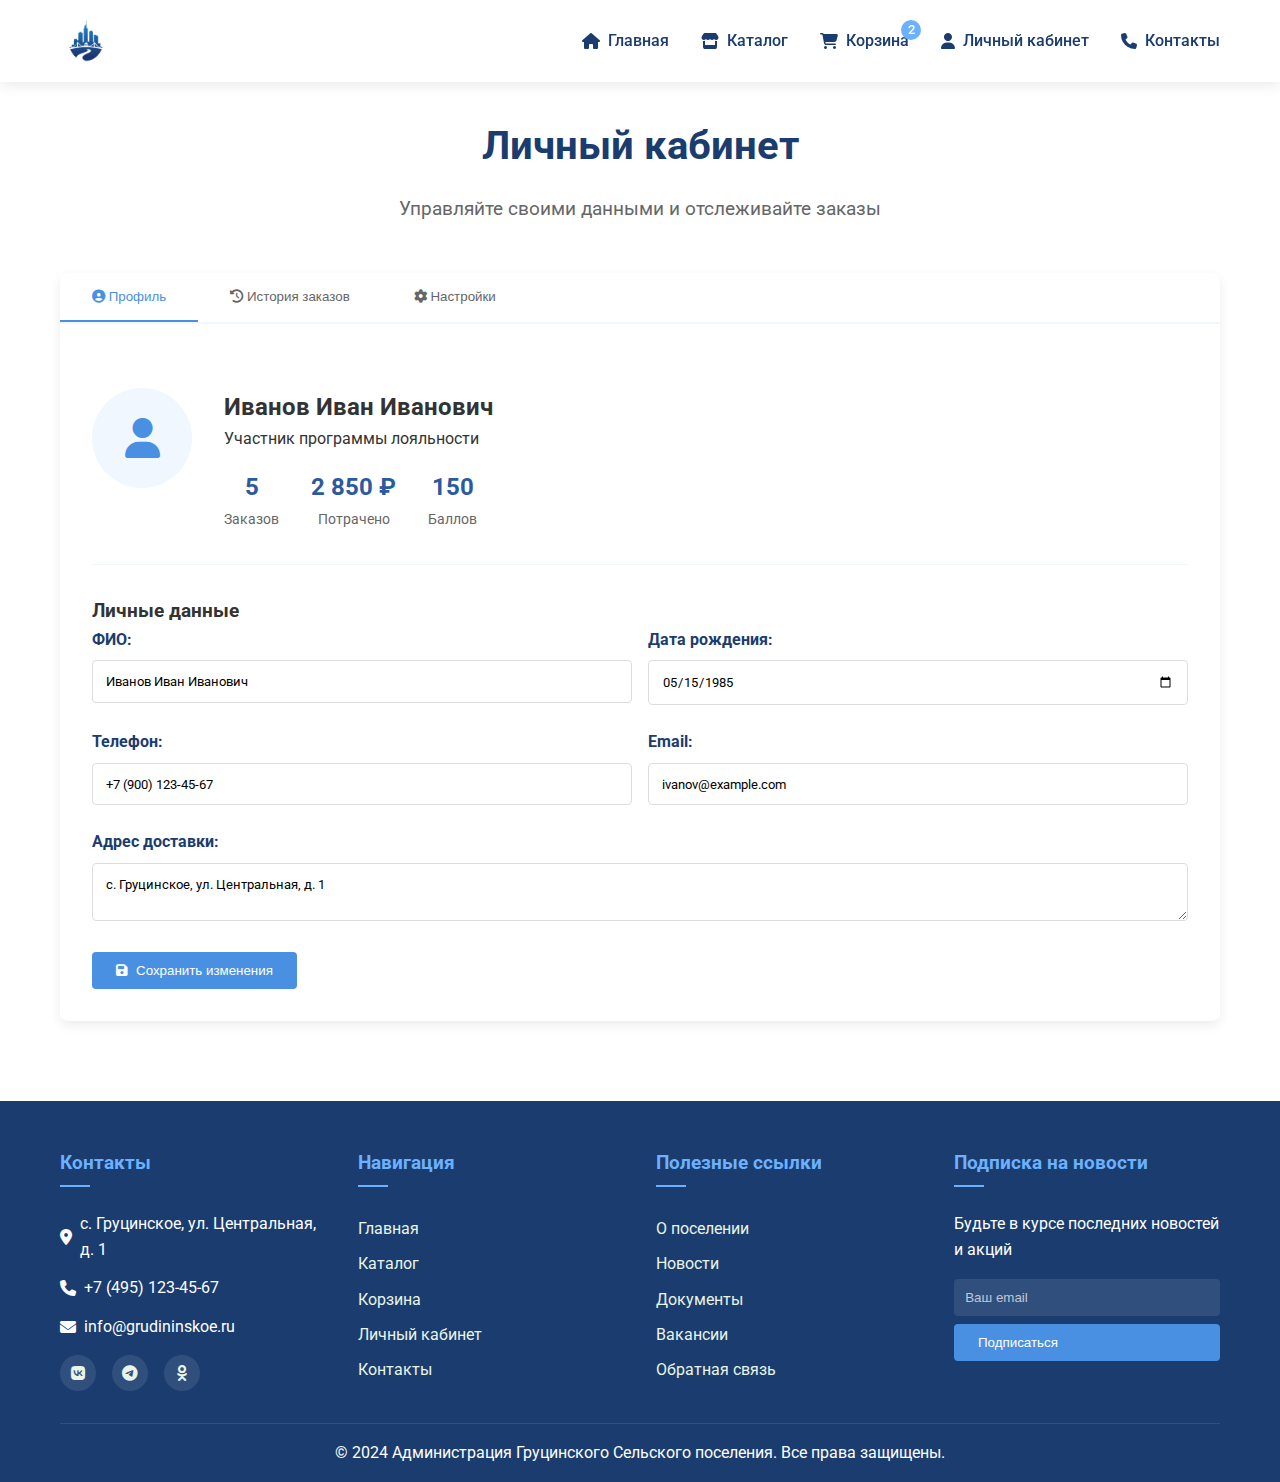
<file: account.html>
<!DOCTYPE html>
<html lang="ru">
<head>
    <meta charset="UTF-8">
    <meta name="viewport" content="width=device-width, initial-scale=1.0">
    <title>Личный кабинет - Администрация Груцинского Сельского поселения</title>
    <link rel="stylesheet" href="style.css">
    <link href="https://fonts.googleapis.com/css2?family=Roboto:wght@300;400;500;700&display=swap" rel="stylesheet">
    <link rel="stylesheet" href="https://cdnjs.cloudflare.com/ajax/libs/font-awesome/6.4.0/css/all.min.css">
    <style>
        /* Стили для таблицы */
        .orders-table {
            width: 100%;
            border-collapse: collapse;
            margin: 1.5rem 0;
            background: var(--white);
            border-radius: var(--radius);
            overflow: hidden;
            box-shadow: var(--shadow);
        }
        
        .orders-table th,
        .orders-table td {
            padding: 1rem;
            text-align: left;
            border-bottom: 1px solid var(--light-color);
        }
        
        .orders-table th {
            background: var(--light-color);
            font-weight: 600;
            color: var(--dark-color);
        }
        
        .orders-table tr:last-child td {
            border-bottom: none;
        }
        
        .orders-table tr:hover {
            background: rgba(74, 144, 226, 0.05);
        }
        
        .order-status-badge {
            padding: 0.3rem 0.8rem;
            border-radius: 20px;
            font-size: 0.8rem;
            font-weight: bold;
            display: inline-block;
        }
        
        .status-completed {
            background: #e8f5e8;
            color: #2d5016;
        }
        
        .status-processing {
            background: #fff3cd;
            color: #856404;
        }
        
        .status-cancelled {
            background: #f8d7da;
            color: #721c24;
        }
        
        .table-actions {
            display: flex;
            gap: 0.5rem;
        }
        
        .table-responsive {
            overflow-x: auto;
        }
        
        @media (max-width: 768px) {
            .orders-table {
                font-size: 0.9rem;
            }
            
            .orders-table th,
            .orders-table td {
                padding: 0.7rem 0.5rem;
            }
            
            .table-actions {
                flex-direction: column;
            }
        }
    </style>
</head>
<body>
    <header class="header">
        <div class="container">
            <div class="header-content">
                <div class="logo">
                    <a href="index.html">
                        <img src="img/Лого.png" alt="Груцинское Сельское поселение" class="logo-image">
                    </a>
                </div>
                <nav class="main-nav">
                    <ul>
                        <li><a href="index.html"><i class="fas fa-home"></i> Главная</a></li>
                        <li><a href="catalog.html"><i class="fas fa-store"></i> Каталог</a></li>
                        <li><a href="cart.html"><i class="fas fa-shopping-cart"></i> Корзина <span class="cart-count">2</span></a></li>
                        <li><a href="account.html"><i class="fas fa-user"></i> Личный кабинет</a></li>
                        <li><a href="contacts.html"><i class="fas fa-phone"></i> Контакты</a></li>
                    </ul>
                </nav>
                <div class="mobile-menu-toggle">
                    <i class="fas fa-bars"></i>
                </div>
            </div>
        </div>
    </header>

    <main class="main-content">
        <div class="container">
            <div class="page-header">
                <h1 class="page-title">Личный кабинет</h1>
                <p class="page-subtitle">Управляйте своими данными и отслеживайте заказы</p>
            </div>
            
            <div class="account-container">
                <div class="tabs">
                    <button class="tab active" data-tab="profile">
                        <i class="fas fa-user-circle"></i> Профиль
                    </button>
                    <button class="tab" data-tab="orders">
                        <i class="fas fa-history"></i> История заказов
                    </button>
                    <button class="tab" data-tab="settings">
                        <i class="fas fa-cog"></i> Настройки
                    </button>
                </div>
                
                <div class="tab-content active" id="profile">
                    <div class="profile-card">
                        <div class="profile-header">
                            <div class="profile-avatar">
                                <i class="fas fa-user"></i>
                            </div>
                            <div class="profile-info">
                                <h2>Иванов Иван Иванович</h2>
                                <p>Участник программы лояльности</p>
                                <div class="profile-stats">
                                    <div class="stat">
                                        <span class="stat-value">5</span>
                                        <span class="stat-label">Заказов</span>
                                    </div>
                                    <div class="stat">
                                        <span class="stat-value">2 850 ₽</span>
                                        <span class="stat-label">Потрачено</span>
                                    </div>
                                    <div class="stat">
                                        <span class="stat-value">150</span>
                                        <span class="stat-label">Баллов</span>
                                    </div>
                                </div>
                            </div>
                        </div>
                        
                        <div class="profile-form">
                            <h3>Личные данные</h3>
                            <form>
                                <div class="form-row">
                                    <div class="form-group">
                                        <label for="fullname">ФИО:</label>
                                        <input type="text" id="fullname" value="Иванов Иван Иванович">
                                    </div>
                                    
                                    <div class="form-group">
                                        <label for="birthdate">Дата рождения:</label>
                                        <input type="date" id="birthdate" value="1985-05-15">
                                    </div>
                                </div>
                                
                                <div class="form-row">
                                    <div class="form-group">
                                        <label for="user-phone">Телефон:</label>
                                        <input type="tel" id="user-phone" value="+7 (900) 123-45-67">
                                    </div>
                                    
                                    <div class="form-group">
                                        <label for="user-email">Email:</label>
                                        <input type="email" id="user-email" value="ivanov@example.com">
                                    </div>
                                </div>
                                
                                <div class="form-group">
                                    <label for="address">Адрес доставки:</label>
                                    <textarea id="address" rows="2">с. Груцинское, ул. Центральная, д. 1</textarea>
                                </div>
                                
                                <button type="submit" class="btn btn-primary">
                                    <i class="fas fa-save"></i> Сохранить изменения
                                </button>
                            </form>
                        </div>
                    </div>
                </div>
                
                <div class="tab-content" id="orders">
                    <div class="orders-card">
                        <h2>История заказов</h2>
                        <div class="orders-filter">
                            <button class="filter-btn active">Все заказы</button>
                            <button class="filter-btn">Выполненные</button>
                            <button class="filter-btn">В обработке</button>
                        </div>
                        
                        <!-- Таблица с заказами -->
                        <div class="table-responsive">
                            <table class="orders-table">
                                <thead>
                                    <tr>
                                        <th>№ Заказа</th>
                                        <th>Дата</th>
                                        <th>Товары</th>
                                        <th>Сумма</th>
                                        <th>Статус</th>
                                        <th>Действия</th>
                                    </tr>
                                </thead>
                                <tbody>
                                    <tr>
                                        <td>#001</td>
                                        <td>15.12.2024</td>
                                        <td>Кружка с гербом (1 шт.), Оформление справки (1 шт.)</td>
                                        <td>650 ₽</td>
                                        <td><span class="order-status-badge status-completed">Выполнен</span></td>
                                        <td>
                                            <div class="table-actions">
                                                <button class="btn btn-secondary btn-sm">
                                                    <i class="fas fa-redo"></i>
                                                </button>
                                                <button class="btn btn-secondary btn-sm">
                                                    <i class="fas fa-file-invoice"></i>
                                                </button>
                                            </div>
                                        </td>
                                    </tr>
                                    <tr>
                                        <td>#002</td>
                                        <td>10.12.2024</td>
                                        <td>Футболка детская (1 шт.)</td>
                                        <td>800 ₽</td>
                                        <td><span class="order-status-badge status-processing">В обработке</span></td>
                                        <td>
                                            <div class="table-actions">
                                                <button class="btn btn-secondary btn-sm">
                                                    <i class="fas fa-times"></i>
                                                </button>
                                                <button class="btn btn-secondary btn-sm">
                                                    <i class="fas fa-comment"></i>
                                                </button>
                                            </div>
                                        </td>
                                    </tr>
                                    <tr>
                                        <td>#003</td>
                                        <td>05.12.2024</td>
                                        <td>Брелок (2 шт.), Консультация юридическая (1 шт.)</td>
                                        <td>1 400 ₽</td>
                                        <td><span class="order-status-badge status-completed">Выполнен</span></td>
                                        <td>
                                            <div class="table-actions">
                                                <button class="btn btn-secondary btn-sm">
                                                    <i class="fas fa-redo"></i>
                                                </button>
                                                <button class="btn btn-secondary btn-sm">
                                                    <i class="fas fa-file-invoice"></i>
                                                </button>
                                            </div>
                                        </td>
                                    </tr>
                                    <tr>
                                        <td>#004</td>
                                        <td>28.11.2024</td>
                                        <td>Папка для документов (1 шт.), Ксерокопия (5 стр.)</td>
                                        <td>400 ₽</td>
                                        <td><span class="order-status-badge status-cancelled">Отменен</span></td>
                                        <td>
                                            <div class="table-actions">
                                                <button class="btn btn-secondary btn-sm">
                                                    <i class="fas fa-redo"></i>
                                                </button>
                                                <button class="btn btn-secondary btn-sm">
                                                    <i class="fas fa-info-circle"></i>
                                                </button>
                                            </div>
                                        </td>
                                    </tr>
                                </tbody>
                            </table>
                        </div>
                        
                        <!-- Старые карточки заказов (оставлены для обратной совместимости) -->
                        <div class="order-item">
                            <div class="order-header">
                                <div class="order-info">
                                    <h3>Заказ №001 от 15.12.2024</h3>
                                    <p class="order-status completed">Выполнен</p>
                                </div>
                                <div class="order-total">650 ₽</div>
                            </div>
                            <div class="order-details">
                                <p><strong>Состав заказа:</strong> Кружка с гербом (1 шт.), Оформление справки (1 шт.)</p>
                                <p><strong>Адрес доставки:</strong> с. Груцинское, ул. Центральная, д. 1</p>
                                <p><strong>Способ оплаты:</strong> Наличными при получении</p>
                            </div>
                            <div class="order-actions">
                                <button class="btn btn-secondary">
                                    <i class="fas fa-redo"></i> Повторить заказ
                                </button>
                                <button class="btn btn-secondary">
                                    <i class="fas fa-file-invoice"></i> Детали заказа
                                </button>
                            </div>
                        </div>
                    </div>
                </div>

                <div class="tab-content" id="settings">
                    <div class="settings-card">
                        <h2>Настройки аккаунта</h2>
                        
                        <div class="settings-section">
                            <h3>Уведомления</h3>
                            <div class="setting-item">
                                <label class="checkbox-label">
                                    <input type="checkbox" checked>
                                    <span class="checkmark"></span>
                                    Email-уведомления о статусе заказов
                                </label>
                            </div>
                            <div class="setting-item">
                                <label class="checkbox-label">
                                    <input type="checkbox" checked>
                                    <span class="checkmark"></span>
                                    СМС-уведомления о доставке
                                </label>
                            </div>
                            <div class="setting-item">
                                <label class="checkbox-label">
                                    <input type="checkbox">
                                    <span class="checkmark"></span>
                                    Рассылка новостей и акций
                                </label>
                            </div>
                        </div>

                        <div class="settings-section">
                            <h3>Безопасность</h3>
                            <div class="setting-item">
                                <button class="btn btn-secondary">
                                    <i class="fas fa-key"></i> Сменить пароль
                                </button>
                            </div>
                            <div class="setting-item">
                                <button class="btn btn-secondary">
                                    <i class="fas fa-shield-alt"></i> Двухфакторная аутентификация
                                </button>
                            </div>
                        </div>

                        <div class="settings-section">
                            <h3>Удаление аккаунта</h3>
                            <p class="warning-text">Внимание: это действие необратимо. Все ваши данные будут удалены.</p>
                            <button class="btn btn-danger">
                                <i class="fas fa-trash"></i> Удалить аккаунт
                            </button>
                        </div>
                    </div>
                </div>
            </div>
        </div>
    </main>

    <footer class="footer">
        <div class="container">
            <div class="footer-content">
                <div class="footer-section">
                    <h3>Контакты</h3>
                    <p><i class="fas fa-map-marker-alt"></i> с. Груцинское, ул. Центральная, д. 1</p>
                    <p><i class="fas fa-phone"></i> +7 (495) 123-45-67</p>
                    <p><i class="fas fa-envelope"></i> info@grudininskoe.ru</p>
                    <div class="social-links">
                        <a href="#"><i class="fab fa-vk"></i></a>
                        <a href="#"><i class="fab fa-telegram"></i></a>
                        <a href="#"><i class="fab fa-odnoklassniki"></i></a>
                    </div>
                </div>
                
                <div class="footer-section">
                    <h3>Навигация</h3>
                    <ul>
                        <li><a href="index.html">Главная</a></li>
                        <li><a href="catalog.html">Каталог</a></li>
                        <li><a href="cart.html">Корзина</a></li>
                        <li><a href="account.html">Личный кабинет</a></li>
                        <li><a href="contacts.html">Контакты</a></li>
                    </ul>
                </div>

                <div class="footer-section">
                    <h3>Полезные ссылки</h3>
                    <ul>
                        <li><a href="#">О поселении</a></li>
                        <li><a href="#">Новости</a></li>
                        <li><a href="#">Документы</a></li>
                        <li><a href="#">Вакансии</a></li>
                        <li><a href="#">Обратная связь</a></li>
                    </ul>
                </div>

                <div class="footer-section">
                    <h3>Подписка на новости</h3>
                    <p>Будьте в курсе последних новостей и акций</p>
                    <form class="subscribe-form">
                        <input type="email" placeholder="Ваш email" required>
                        <button type="submit" class="btn btn-primary">Подписаться</button>
                    </form>
                </div>
            </div>
            
            <div class="footer-bottom">
                <p>&copy; 2024 Администрация Груцинского Сельского поселения. Все права защищены.</p>
            </div>
        </div>
    </footer>

    <script src="script.js"></script>
</body>
</html>
</file>
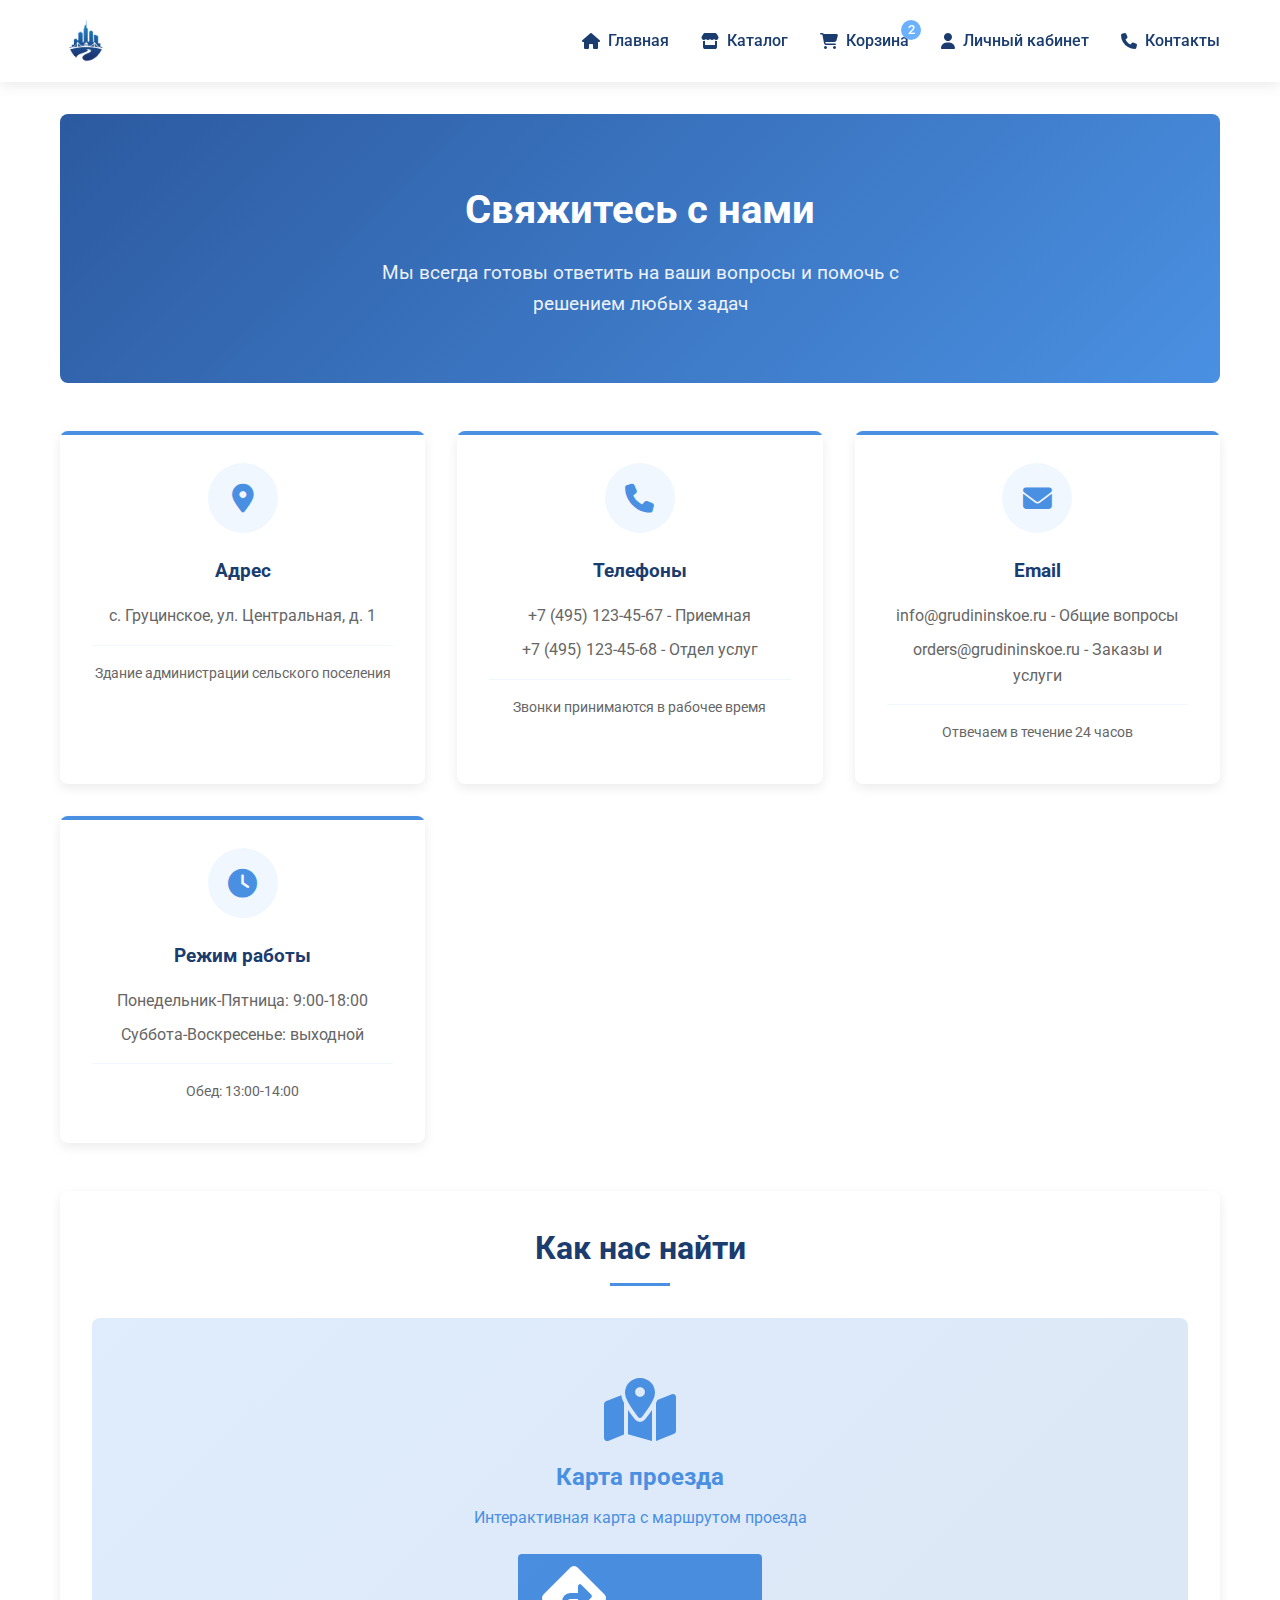
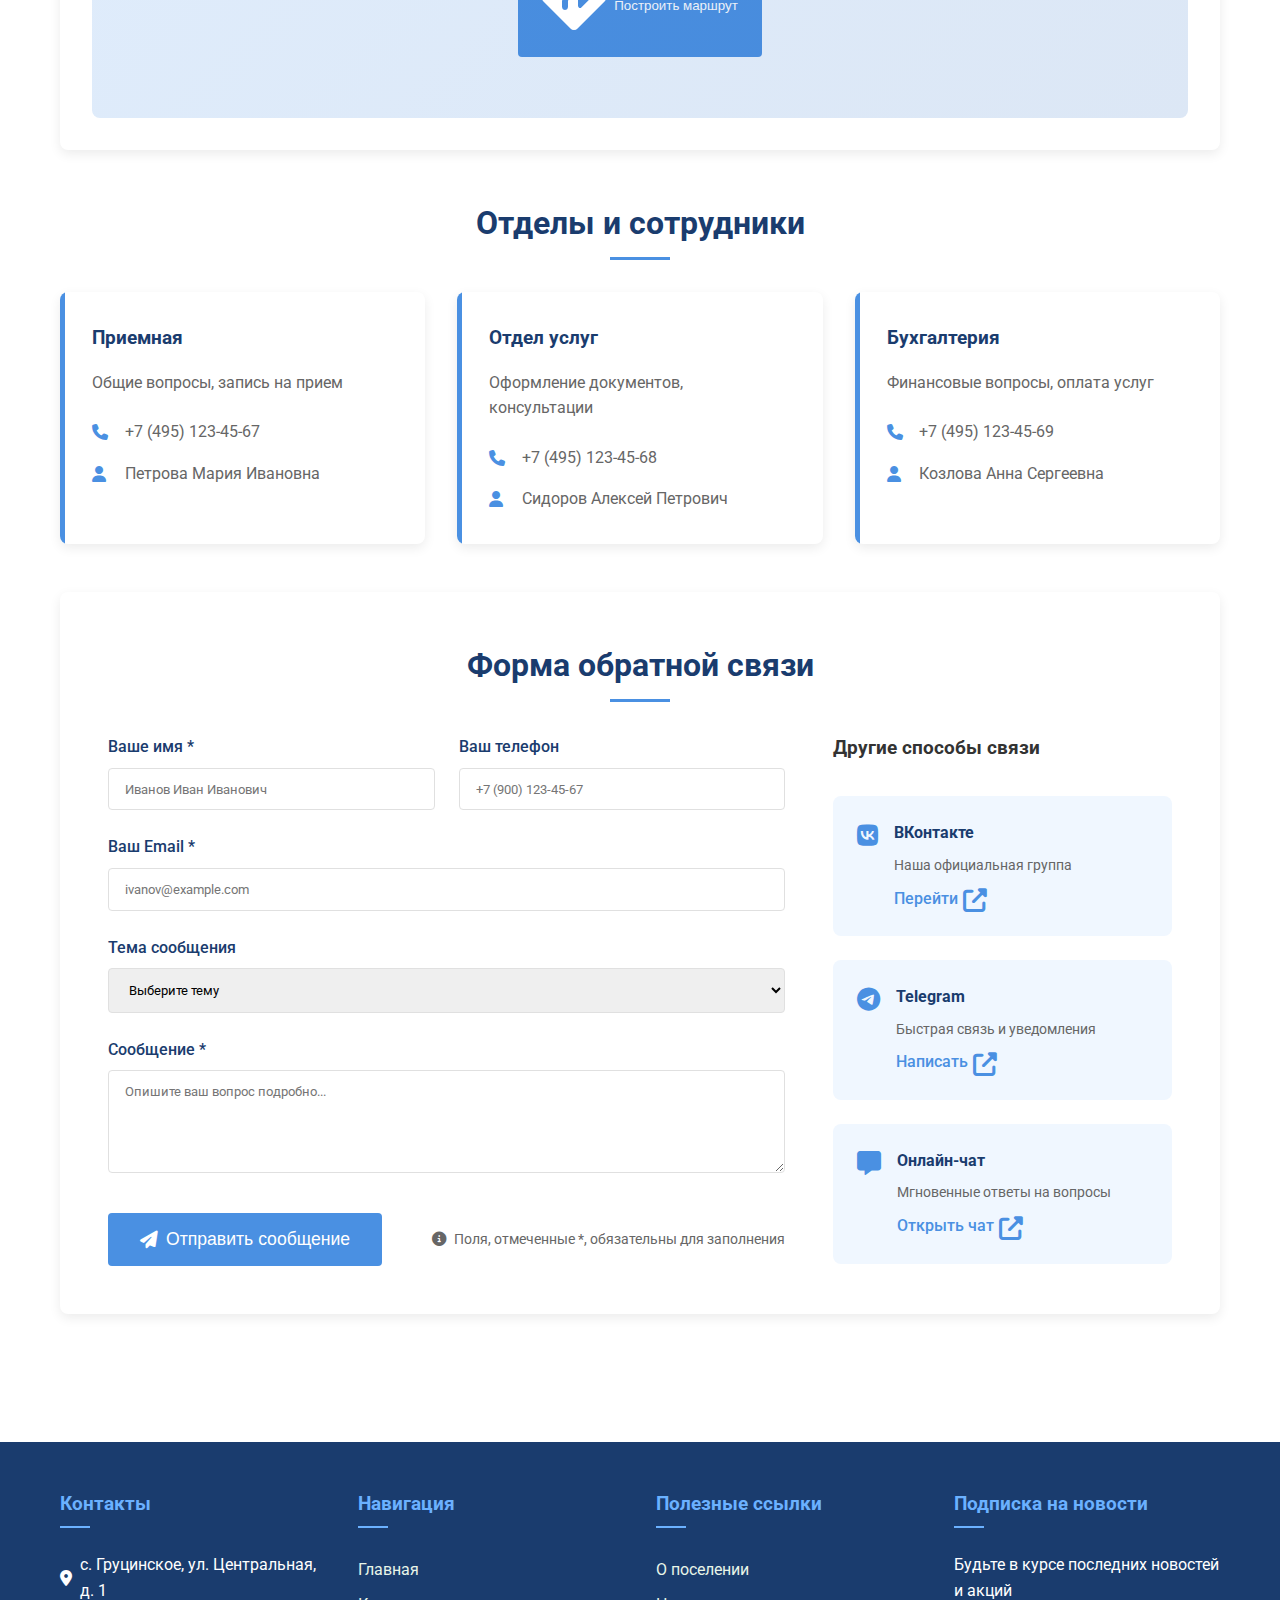
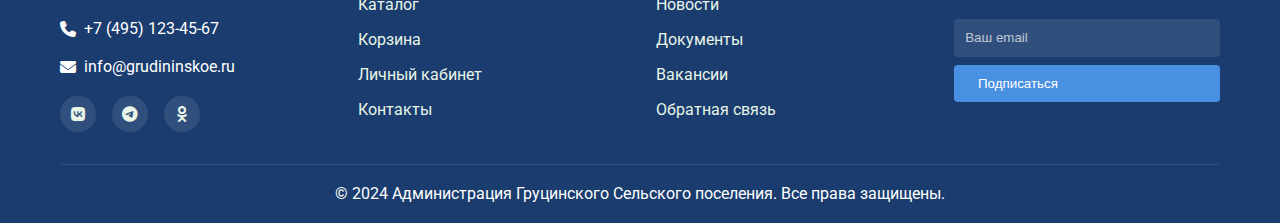
<file: contacts.html>
<!DOCTYPE html>
<html lang="ru">
<head>
    <meta charset="UTF-8">
    <meta name="viewport" content="width=device-width, initial-scale=1.0">
    <title>Контакты - Администрация Груцинского Сельского поселения</title>
    <link rel="stylesheet" href="style.css">
    <link href="https://fonts.googleapis.com/css2?family=Roboto:wght@300;400;500;700&display=swap" rel="stylesheet">
    <link rel="stylesheet" href="https://cdnjs.cloudflare.com/ajax/libs/font-awesome/6.4.0/css/all.min.css">
    <style>
        /* Дополнительные стили для страницы контактов */
        .contacts-hero {
            background: linear-gradient(135deg, var(--primary-color) 0%, var(--secondary-color) 100%);
            color: white;
            padding: 4rem 0;
            text-align: center;
            margin-bottom: 3rem;
            border-radius: var(--radius);
        }
        
        .contacts-hero h1 {
            margin-bottom: 1rem;
            font-size: 2.5rem;
        }
        
        .contacts-hero p {
            font-size: 1.2rem;
            max-width: 600px;
            margin: 0 auto;
            opacity: 0.9;
        }
        
        .contact-grid {
            display: grid;
            grid-template-columns: repeat(auto-fit, minmax(300px, 1fr));
            gap: 2rem;
            margin-bottom: 3rem;
        }
        
        .contact-card-modern {
            background: var(--white);
            border-radius: var(--radius);
            padding: 2rem;
            box-shadow: var(--shadow);
            transition: transform 0.3s, box-shadow 0.3s;
            text-align: center;
            position: relative;
            overflow: hidden;
        }
        
        .contact-card-modern::before {
            content: '';
            position: absolute;
            top: 0;
            left: 0;
            width: 100%;
            height: 4px;
            background: var(--secondary-color);
        }
        
        .contact-card-modern:hover {
            transform: translateY(-5px);
            box-shadow: 0 10px 25px rgba(0, 0, 0, 0.1);
        }
        
        .contact-icon-modern {
            width: 70px;
            height: 70px;
            background: var(--light-color);
            border-radius: 50%;
            display: flex;
            align-items: center;
            justify-content: center;
            margin: 0 auto 1.5rem;
            font-size: 1.8rem;
            color: var(--secondary-color);
            transition: all 0.3s;
        }
        
        .contact-card-modern:hover .contact-icon-modern {
            background: var(--secondary-color);
            color: white;
            transform: scale(1.1);
        }
        
        .contact-card-modern h3 {
            margin-bottom: 1rem;
            color: var(--dark-color);
        }
        
        .contact-card-modern p {
            color: var(--text-light);
            margin-bottom: 0.5rem;
        }
        
        .contact-note-modern {
            font-size: 0.9rem;
            color: var(--text-light);
            margin-top: 1rem;
            padding-top: 1rem;
            border-top: 1px solid var(--light-color);
        }
        
        .map-container {
            background: var(--white);
            border-radius: var(--radius);
            padding: 2rem;
            box-shadow: var(--shadow);
            margin-bottom: 3rem;
            overflow: hidden;
        }
        
        .map-placeholder-modern {
            height: 400px;
            background: var(--light-color);
            border-radius: var(--radius);
            display: flex;
            flex-direction: column;
            align-items: center;
            justify-content: center;
            color: var(--secondary-color);
            position: relative;
            overflow: hidden;
        }
        
        .map-placeholder-modern::before {
            content: '';
            position: absolute;
            top: 0;
            left: 0;
            width: 100%;
            height: 100%;
            background: linear-gradient(135deg, rgba(74, 144, 226, 0.1) 0%, rgba(44, 90, 160, 0.1) 100%);
        }
        
        .map-placeholder-modern i {
            font-size: 4rem;
            margin-bottom: 1rem;
            z-index: 1;
        }
        
        .map-placeholder-modern h3 {
            font-size: 1.5rem;
            margin-bottom: 0.5rem;
            z-index: 1;
        }
        
        .map-placeholder-modern p {
            margin-bottom: 1.5rem;
            z-index: 1;
        }
        
        .departments-section-modern {
            margin-bottom: 3rem;
        }
        
        .departments-grid-modern {
            display: grid;
            grid-template-columns: repeat(auto-fit, minmax(300px, 1fr));
            gap: 2rem;
            margin-top: 2rem;
        }
        
        .department-card-modern {
            background: var(--white);
            border-radius: var(--radius);
            padding: 2rem;
            box-shadow: var(--shadow);
            transition: transform 0.3s;
            position: relative;
            overflow: hidden;
        }
        
        .department-card-modern::before {
            content: '';
            position: absolute;
            top: 0;
            left: 0;
            width: 5px;
            height: 100%;
            background: var(--secondary-color);
        }
        
        .department-card-modern:hover {
            transform: translateY(-5px);
        }
        
        .department-card-modern h3 {
            margin-bottom: 1rem;
            color: var(--dark-color);
        }
        
        .department-card-modern > p {
            color: var(--text-light);
            margin-bottom: 1.5rem;
        }
        
        .department-contact-modern {
            display: flex;
            align-items: center;
            gap: 0.8rem;
            margin-top: 1rem;
            color: var(--text-light);
        }
        
        .department-contact-modern i {
            color: var(--secondary-color);
            width: 20px;
        }
        
        .contact-form-section-modern {
            background: var(--white);
            border-radius: var(--radius);
            padding: 3rem;
            box-shadow: var(--shadow);
            margin-bottom: 3rem;
        }
        
        .contact-form-container-modern {
            display: grid;
            grid-template-columns: 2fr 1fr;
            gap: 3rem;
        }
        
        .contact-form-modern {
            display: flex;
            flex-direction: column;
            gap: 1.5rem;
        }
        
        .form-group-modern {
            display: flex;
            flex-direction: column;
        }
        
        .form-group-modern label {
            margin-bottom: 0.5rem;
            font-weight: 500;
            color: var(--dark-color);
        }
        
        .form-group-modern input,
        .form-group-modern select,
        .form-group-modern textarea {
            padding: 0.8rem 1rem;
            border: 1px solid #e0e0e0;
            border-radius: 4px;
            font-family: inherit;
            transition: border 0.3s;
        }
        
        .form-group-modern input:focus,
        .form-group-modern select:focus,
        .form-group-modern textarea:focus {
            outline: none;
            border-color: var(--secondary-color);
            box-shadow: 0 0 0 2px rgba(74, 144, 226, 0.2);
        }
        
        .form-row-modern {
            display: grid;
            grid-template-columns: 1fr 1fr;
            gap: 1.5rem;
        }
        
        .contact-sidebar-modern {
            display: flex;
            flex-direction: column;
            gap: 2rem;
        }
        
        .contact-methods-modern {
            display: flex;
            flex-direction: column;
            gap: 1.5rem;
        }
        
        .contact-method-modern {
            display: flex;
            align-items: flex-start;
            gap: 1rem;
            padding: 1.5rem;
            background: var(--light-color);
            border-radius: var(--radius);
            transition: transform 0.3s;
        }
        
        .contact-method-modern:hover {
            transform: translateX(5px);
        }
        
        .contact-method-modern i {
            font-size: 1.5rem;
            color: var(--secondary-color);
            margin-top: 0.2rem;
        }
        
        .contact-method-modern div {
            flex: 1;
        }
        
        .contact-method-modern h4 {
            margin-bottom: 0.5rem;
            color: var(--dark-color);
        }
        
        .contact-method-modern p {
            color: var(--text-light);
            margin-bottom: 0.5rem;
            font-size: 0.9rem;
        }
        
        .social-link-modern {
            color: var(--secondary-color);
            text-decoration: none;
            font-weight: 500;
            display: inline-flex;
            align-items: center;
            gap: 0.3rem;
            transition: gap 0.3s;
        }
        
        .social-link-modern:hover {
            gap: 0.5rem;
        }
        
        .form-actions-modern {
            display: flex;
            justify-content: space-between;
            align-items: center;
            margin-top: 1rem;
        }
        
        .form-note-modern {
            display: flex;
            align-items: center;
            gap: 0.5rem;
            color: var(--text-light);
            font-size: 0.9rem;
        }
        
        /* Адаптивность */
        @media (max-width: 768px) {
            .contact-form-container-modern {
                grid-template-columns: 1fr;
                gap: 2rem;
            }
            
            .form-row-modern {
                grid-template-columns: 1fr;
            }
            
            .form-actions-modern {
                flex-direction: column;
                gap: 1rem;
                align-items: flex-start;
            }
            
            .contact-grid {
                grid-template-columns: 1fr;
            }
            
            .departments-grid-modern {
                grid-template-columns: 1fr;
            }
            
            .contacts-hero {
                padding: 3rem 1rem;
            }
            
            .contacts-hero h1 {
                font-size: 2rem;
            }
            
            .contact-form-section-modern {
                padding: 2rem;
            }
        }
    </style>
</head>
<body>
    <header class="header">
        <div class="container">
            <div class="header-content">
                <div class="logo">
                    <a href="index.html">
                        <img src="img/Лого.png" alt="Груцинское Сельское поселение" class="logo-image">
                    </a>
                </div>
                <nav class="main-nav">
                    <ul>
                        <li><a href="index.html"><i class="fas fa-home"></i> Главная</a></li>
                        <li><a href="catalog.html"><i class="fas fa-store"></i> Каталог</a></li>
                        <li><a href="cart.html"><i class="fas fa-shopping-cart"></i> Корзина <span class="cart-count">2</span></a></li>
                        <li><a href="account.html"><i class="fas fa-user"></i> Личный кабинет</a></li>
                        <li><a href="contacts.html"><i class="fas fa-phone"></i> Контакты</a></li>
                    </ul>
                </nav>
                <div class="mobile-menu-toggle">
                    <i class="fas fa-bars"></i>
                </div>
            </div>
        </div>
    </header>

    <main class="main-content">
        <div class="container">
            <div class="contacts-hero">
                <h1>Свяжитесь с нами</h1>
                <p>Мы всегда готовы ответить на ваши вопросы и помочь с решением любых задач</p>
            </div>
            
            <div class="contact-grid">
                <div class="contact-card-modern">
                    <div class="contact-icon-modern">
                        <i class="fas fa-map-marker-alt"></i>
                    </div>
                    <h3>Адрес</h3>
                    <p>с. Груцинское, ул. Центральная, д. 1</p>
                    <p class="contact-note-modern">Здание администрации сельского поселения</p>
                </div>
                
                <div class="contact-card-modern">
                    <div class="contact-icon-modern">
                        <i class="fas fa-phone"></i>
                    </div>
                    <h3>Телефоны</h3>
                    <p>+7 (495) 123-45-67 - Приемная</p>
                    <p>+7 (495) 123-45-68 - Отдел услуг</p>
                    <p class="contact-note-modern">Звонки принимаются в рабочее время</p>
                </div>
                
                <div class="contact-card-modern">
                    <div class="contact-icon-modern">
                        <i class="fas fa-envelope"></i>
                    </div>
                    <h3>Email</h3>
                    <p>info@grudininskoe.ru - Общие вопросы</p>
                    <p>orders@grudininskoe.ru - Заказы и услуги</p>
                    <p class="contact-note-modern">Отвечаем в течение 24 часов</p>
                </div>
                
                <div class="contact-card-modern">
                    <div class="contact-icon-modern">
                        <i class="fas fa-clock"></i>
                    </div>
                    <h3>Режим работы</h3>
                    <p>Понедельник-Пятница: 9:00-18:00</p>
                    <p>Суббота-Воскресенье: выходной</p>
                    <p class="contact-note-modern">Обед: 13:00-14:00</p>
                </div>
            </div>
            
            <div class="map-container">
                <h2 class="section-title">Как нас найти</h2>
                <div class="map-placeholder-modern">
                    <i class="fas fa-map-marked-alt"></i>
                    <h3>Карта проезда</h3>
                    <p>Интерактивная карта с маршрутом проезда</p>
                    <button class="btn btn-primary">
                        <i class="fas fa-directions"></i> Построить маршрут
                    </button>
                </div>
            </div>
            
            <div class="departments-section-modern">
                <h2 class="section-title">Отделы и сотрудники</h2>
                <div class="departments-grid-modern">
                    <div class="department-card-modern">
                        <h3>Приемная</h3>
                        <p>Общие вопросы, запись на прием</p>
                        <div class="department-contact-modern">
                            <i class="fas fa-phone"></i>
                            <span>+7 (495) 123-45-67</span>
                        </div>
                        <div class="department-contact-modern">
                            <i class="fas fa-user"></i>
                            <span>Петрова Мария Ивановна</span>
                        </div>
                    </div>
                    
                    <div class="department-card-modern">
                        <h3>Отдел услуг</h3>
                        <p>Оформление документов, консультации</p>
                        <div class="department-contact-modern">
                            <i class="fas fa-phone"></i>
                            <span>+7 (495) 123-45-68</span>
                        </div>
                        <div class="department-contact-modern">
                            <i class="fas fa-user"></i>
                            <span>Сидоров Алексей Петрович</span>
                        </div>
                    </div>
                    
                    <div class="department-card-modern">
                        <h3>Бухгалтерия</h3>
                        <p>Финансовые вопросы, оплата услуг</p>
                        <div class="department-contact-modern">
                            <i class="fas fa-phone"></i>
                            <span>+7 (495) 123-45-69</span>
                        </div>
                        <div class="department-contact-modern">
                            <i class="fas fa-user"></i>
                            <span>Козлова Анна Сергеевна</span>
                        </div>
                    </div>
                </div>
            </div>
            
            <div class="contact-form-section-modern">
                <h2 class="section-title">Форма обратной связи</h2>
                <div class="contact-form-container-modern">
                    <form class="contact-form-modern">
                        <div class="form-row-modern">
                            <div class="form-group-modern">
                                <label for="contact-name">Ваше имя *</label>
                                <input type="text" id="contact-name" required placeholder="Иванов Иван Иванович">
                            </div>
                            
                            <div class="form-group-modern">
                                <label for="contact-phone">Ваш телефон</label>
                                <input type="tel" id="contact-phone" placeholder="+7 (900) 123-45-67">
                            </div>
                        </div>
                        
                        <div class="form-group-modern">
                            <label for="contact-email">Ваш Email *</label>
                            <input type="email" id="contact-email" required placeholder="ivanov@example.com">
                        </div>
                        
                        <div class="form-group-modern">
                            <label for="contact-subject">Тема сообщения</label>
                            <select id="contact-subject">
                                <option value="">Выберите тему</option>
                                <option value="order">Вопрос по заказу</option>
                                <option value="service">Консультация по услугам</option>
                                <option value="complaint">Жалоба или предложение</option>
                                <option value="other">Другое</option>
                            </select>
                        </div>
                        
                        <div class="form-group-modern">
                            <label for="contact-message">Сообщение *</label>
                            <textarea id="contact-message" rows="5" required placeholder="Опишите ваш вопрос подробно..."></textarea>
                        </div>
                        
                        <div class="form-actions-modern">
                            <button type="submit" class="btn btn-primary btn-large">
                                <i class="fas fa-paper-plane"></i> Отправить сообщение
                            </button>
                            <div class="form-note-modern">
                                <i class="fas fa-info-circle"></i>
                                <span>Поля, отмеченные *, обязательны для заполнения</span>
                            </div>
                        </div>
                    </form>
                    
                    <div class="contact-sidebar-modern">
                        <h3>Другие способы связи</h3>
                        <div class="contact-methods-modern">
                            <div class="contact-method-modern">
                                <i class="fab fa-vk"></i>
                                <div>
                                    <h4>ВКонтакте</h4>
                                    <p>Наша официальная группа</p>
                                    <a href="#" class="social-link-modern">Перейти <i class="fas fa-external-link-alt"></i></a>
                                </div>
                            </div>
                            
                            <div class="contact-method-modern">
                                <i class="fab fa-telegram"></i>
                                <div>
                                    <h4>Telegram</h4>
                                    <p>Быстрая связь и уведомления</p>
                                    <a href="#" class="social-link-modern">Написать <i class="fas fa-external-link-alt"></i></a>
                                </div>
                            </div>
                            
                            <div class="contact-method-modern">
                                <i class="fas fa-comment-alt"></i>
                                <div>
                                    <h4>Онлайн-чат</h4>
                                    <p>Мгновенные ответы на вопросы</p>
                                    <a href="#" class="social-link-modern">Открыть чат <i class="fas fa-external-link-alt"></i></a>
                                </div>
                            </div>
                        </div>
                    </div>
                </div>
            </div>
        </div>
    </main>

    <footer class="footer">
        <div class="container">
            <div class="footer-content">
                <div class="footer-section">
                    <h3>Контакты</h3>
                    <p><i class="fas fa-map-marker-alt"></i> с. Груцинское, ул. Центральная, д. 1</p>
                    <p><i class="fas fa-phone"></i> +7 (495) 123-45-67</p>
                    <p><i class="fas fa-envelope"></i> info@grudininskoe.ru</p>
                    <div class="social-links">
                        <a href="#"><i class="fab fa-vk"></i></a>
                        <a href="#"><i class="fab fa-telegram"></i></a>
                        <a href="#"><i class="fab fa-odnoklassniki"></i></a>
                    </div>
                </div>
                
                <div class="footer-section">
                    <h3>Навигация</h3>
                    <ul>
                        <li><a href="index.html">Главная</a></li>
                        <li><a href="catalog.html">Каталог</a></li>
                        <li><a href="cart.html">Корзина</a></li>
                        <li><a href="account.html">Личный кабинет</a></li>
                        <li><a href="contacts.html">Контакты</a></li>
                    </ul>
                </div>

                <div class="footer-section">
                    <h3>Полезные ссылки</h3>
                    <ul>
                        <li><a href="#">О поселении</a></li>
                        <li><a href="#">Новости</a></li>
                        <li><a href="#">Документы</a></li>
                        <li><a href="#">Вакансии</a></li>
                        <li><a href="#">Обратная связь</a></li>
                    </ul>
                </div>

                <div class="footer-section">
                    <h3>Подписка на новости</h3>
                    <p>Будьте в курсе последних новостей и акций</p>
                    <form class="subscribe-form">
                        <input type="email" placeholder="Ваш email" required>
                        <button type="submit" class="btn btn-primary">Подписаться</button>
                    </form>
                </div>
            </div>
            
            <div class="footer-bottom">
                <p>&copy; 2024 Администрация Груцинского Сельского поселения. Все права защищены.</p>
            </div>
        </div>
    </footer>

    <script src="script.js"></script>
</body>
</html>
</file>
<file: style.css>
/* Общие стили */
* {
    margin: 0;
    padding: 0;
    box-sizing: border-box;
}

:root {
    --primary-color: #2c5aa0;
    --secondary-color: #4a90e2;
    --accent-color: #6bb1ff;
    --light-color: #f0f7ff;
    --dark-color: #1a3c6e;
    --text-color: #333;
    --text-light: #666;
    --white: #ffffff;
    --shadow: 0 4px 12px rgba(0, 0, 0, 0.08);
    --radius: 8px;
}

body {
    font-family: 'Roboto', Arial, sans-serif;
    line-height: 1.6;
    color: var(--text-color);
    background-color: var(--white);
}

.container {
    max-width: 1200px;
    margin: 0 auto;
    padding: 0 20px;
}

/* Шапка */
.header {
    background: var(--white);
    color: var(--dark-color);
    padding: 1rem 0;
    box-shadow: var(--shadow);
    position: sticky;
    top: 0;
    z-index: 1000;
}

.header-content {
    display: flex;
    justify-content: space-between;
    align-items: center;
}

.logo {
    font-size: 1.5rem;
    font-weight: bold;
}

.logo a {
    color: var(--primary-color);
    text-decoration: none;
    display: flex;
    align-items: center;
    gap: 0.5rem;
}

.main-nav ul {
    display: flex;
    list-style: none;
    gap: 2rem;
}

.main-nav a {
    color: var(--dark-color);
    text-decoration: none;
    transition: color 0.3s;
    font-weight: 500;
    display: flex;
    align-items: center;
    gap: 0.5rem;
    position: relative;
}

.main-nav a:hover {
    color: var(--secondary-color);
}

.cart-count {
    background: var(--accent-color);
    color: white;
    border-radius: 50%;
    width: 20px;
    height: 20px;
    display: flex;
    align-items: center;
    justify-content: center;
    font-size: 0.8rem;
    position: absolute;
    top: -8px;
    right: -12px;
}

.mobile-menu-toggle {
    display: none;
    font-size: 1.5rem;
    cursor: pointer;
}

/* Главный контент */
.main-content {
    min-height: 60vh;
    padding: 2rem 0;
}

.hero-section {
    text-align: center;
    padding: 3rem 0;
    background: linear-gradient(135deg, var(--light-color) 0%, var(--white) 100%);
    border-radius: var(--radius);
    margin-bottom: 3rem;
}

.page-title {
    font-size: 2.5rem;
    margin-bottom: 1rem;
    color: var(--dark-color);
}

.hero-subtitle {
    font-size: 1.2rem;
    margin-bottom: 2rem;
    color: var(--text-light);
    max-width: 600px;
    margin-left: auto;
    margin-right: auto;
}

.hero-buttons {
    display: flex;
    gap: 1rem;
    justify-content: center;
    flex-wrap: wrap;
}

.section-title {
    text-align: center;
    margin-bottom: 2rem;
    color: var(--dark-color);
    font-size: 2rem;
    position: relative;
}

.section-title::after {
    content: '';
    display: block;
    width: 60px;
    height: 3px;
    background: var(--secondary-color);
    margin: 0.5rem auto;
}

/* Футер */
.footer {
    background: var(--dark-color);
    color: var(--white);
    padding: 3rem 0 1rem;
    margin-top: 3rem;
}

.footer-content {
    display: grid;
    grid-template-columns: repeat(auto-fit, minmax(250px, 1fr));
    gap: 2rem;
    margin-bottom: 2rem;
}

.footer-section h3 {
    margin-bottom: 1.5rem;
    color: var(--accent-color);
    position: relative;
    padding-bottom: 0.5rem;
}

.footer-section h3::after {
    content: '';
    position: absolute;
    bottom: 0;
    left: 0;
    width: 30px;
    height: 2px;
    background: var(--accent-color);
}

.footer-section ul {
    list-style: none;
}

.footer-section a {
    color: #e8f5e8;
    text-decoration: none;
    transition: color 0.3s;
    display: block;
    padding: 0.3rem 0;
}

.footer-section a:hover {
    color: var(--accent-color);
    padding-left: 5px;
}

.footer-section p {
    margin-bottom: 0.8rem;
    display: flex;
    align-items: center;
    gap: 0.5rem;
}

.social-links {
    display: flex;
    gap: 1rem;
    margin-top: 1rem;
}

.social-links a {
    display: flex;
    align-items: center;
    justify-content: center;
    width: 36px;
    height: 36px;
    background: rgba(255, 255, 255, 0.1);
    border-radius: 50%;
    transition: all 0.3s;
}

.social-links a:hover {
    background: var(--accent-color);
    transform: translateY(-3px);
}

.subscribe-form {
    display: flex;
    flex-direction: column;
    gap: 0.5rem;
    margin-top: 1rem;
}

.subscribe-form input {
    padding: 0.7rem;
    border: none;
    border-radius: 4px;
    background: rgba(255, 255, 255, 0.1);
    color: white;
}

.subscribe-form input::placeholder {
    color: rgba(255, 255, 255, 0.7);
}

.footer-bottom {
    text-align: center;
    margin-top: 2rem;
    padding-top: 1rem;
    border-top: 1px solid rgba(255, 255, 255, 0.1);
}

/* Сетка товаров */
.products-grid {
    display: grid;
    grid-template-columns: repeat(auto-fit, minmax(280px, 1fr));
    gap: 2rem;
    margin: 2rem 0;
}

.product-card {
    background: var(--white);
    border-radius: var(--radius);
    padding: 1.5rem;
    box-shadow: var(--shadow);
    transition: transform 0.3s, box-shadow 0.3s;
    display: flex;
    flex-direction: column;
    position: relative;
    overflow: hidden;
}

.product-card:hover {
    transform: translateY(-5px);
    box-shadow: 0 10px 20px rgba(0, 0, 0, 0.12);
}

.product-image {
    width: 100%;
    height: 180px;
    background: var(--light-color);
    border-radius: 4px;
    margin-bottom: 1rem;
    display: flex;
    align-items: center;
    justify-content: center;
    color: var(--secondary-color);
    overflow: hidden;
}

.product-image img {
    width: 100%;
    height: 100%;
    object-fit: cover;
}

.product-badge {
    position: absolute;
    top: 10px;
    right: 10px;
    background: var(--accent-color);
    color: white;
    padding: 0.3rem 0.7rem;
    border-radius: 4px;
    font-size: 0.8rem;
    font-weight: bold;
}

.product-title {
    font-size: 1.2rem;
    margin-bottom: 0.5rem;
    color: var(--dark-color);
}

.product-description {
    color: var(--text-light);
    margin-bottom: 1rem;
    flex-grow: 1;
}

.product-footer {
    display: flex;
    justify-content: space-between;
    align-items: center;
    margin-top: auto;
}

.product-price {
    font-weight: bold;
    color: var(--primary-color);
    font-size: 1.2rem;
}

.btn {
    padding: 0.7rem 1.5rem;
    border: none;
    border-radius: 4px;
    cursor: pointer;
    transition: all 0.3s;
    font-weight: 500;
    display: inline-flex;
    align-items: center;
    gap: 0.5rem;
    text-decoration: none;
}

.btn-primary {
    background: var(--secondary-color);
    color: white;
}

.btn-primary:hover {
    background: var(--primary-color);
    transform: translateY(-2px);
}

.btn-secondary {
    background: transparent;
    color: var(--secondary-color);
    border: 1px solid var(--secondary-color);
}

.btn-secondary:hover {
    background: var(--secondary-color);
    color: white;
}

/* Корзина */
.cart-items {
    background: var(--white);
    border-radius: var(--radius);
    padding: 1.5rem;
    margin-bottom: 2rem;
    box-shadow: var(--shadow);
}

.cart-item {
    display: flex;
    justify-content: space-between;
    align-items: center;
    padding: 1rem 0;
    border-bottom: 1px solid #eee;
}

.cart-total {
    text-align: right;
    font-size: 1.2rem;
    font-weight: bold;
    margin-bottom: 1rem;
    color: var(--primary-color);
}

/* Формы */
.form-group {
    margin-bottom: 1.5rem;
}

.form-group label {
    display: block;
    margin-bottom: 0.5rem;
    font-weight: bold;
    color: var(--dark-color);
}

.form-group input,
.form-group textarea,
.form-group select {
    width: 100%;
    padding: 0.8rem;
    border: 1px solid #ddd;
    border-radius: 4px;
    transition: border 0.3s;
    font-family: inherit;
}

.form-group input:focus,
.form-group textarea:focus,
.form-group select:focus {
    outline: none;
    border-color: var(--secondary-color);
    box-shadow: 0 0 0 2px rgba(74, 144, 226, 0.2);
}

/* Личный кабинет */
.tabs {
    display: flex;
    margin-bottom: 2rem;
    border-bottom: 2px solid var(--light-color);
}

.tab {
    padding: 1rem 2rem;
    background: none;
    border: none;
    cursor: pointer;
    border-bottom: 2px solid transparent;
    font-weight: 500;
    color: var(--text-light);
    transition: all 0.3s;
}

.tab.active {
    border-bottom-color: var(--secondary-color);
    color: var(--secondary-color);
}

.tab-content {
    display: none;
}

.tab-content.active {
    display: block;
}

.order-history {
    background: var(--white);
    border-radius: var(--radius);
    padding: 1.5rem;
    box-shadow: var(--shadow);
}

.order-item {
    padding: 1.5rem;
    border: 1px solid var(--light-color);
    border-radius: 4px;
    margin-bottom: 1rem;
    transition: box-shadow 0.3s;
}

.order-item:hover {
    box-shadow: var(--shadow);
}

/* Контакты */
.contact-info {
    background: var(--white);
    border-radius: var(--radius);
    padding: 2rem;
    margin-bottom: 2rem;
    box-shadow: var(--shadow);
}

.contact-map {
    background: var(--light-color);
    height: 300px;
    border-radius: var(--radius);
    display: flex;
    align-items: center;
    justify-content: center;
    color: var(--secondary-color);
    margin-bottom: 2rem;
    overflow: hidden;
}

.contact-map iframe {
    width: 100%;
    height: 100%;
    border: none;
}

/* Особенности */
.features-section {
    margin: 4rem 0;
    text-align: center;
}

.features-section h2 {
    margin-bottom: 2rem;
    color: var(--dark-color);
}

.features-grid {
    display: grid;
    grid-template-columns: repeat(auto-fit, minmax(250px, 1fr));
    gap: 2rem;
}

.feature-card {
    background: var(--white);
    padding: 2rem 1.5rem;
    border-radius: var(--radius);
    box-shadow: var(--shadow);
    transition: transform 0.3s;
}

.feature-card:hover {
    transform: translateY(-5px);
}

.feature-card i {
    font-size: 2.5rem;
    color: var(--secondary-color);
    margin-bottom: 1rem;
}

.feature-card h3 {
    margin-bottom: 1rem;
    color: var(--dark-color);
}

.feature-card p {
    color: var(--text-light);
}

/* Новости */
.news-section {
    margin: 4rem 0;
}

.news-grid {
    display: grid;
    grid-template-columns: repeat(auto-fit, minmax(300px, 1fr));
    gap: 2rem;
}

.news-card {
    background: var(--white);
    border-radius: var(--radius);
    padding: 1.5rem;
    box-shadow: var(--shadow);
    transition: transform 0.3s;
    position: relative;
}

.news-card:hover {
    transform: translateY(-5px);
}

.news-date {
    background: var(--light-color);
    color: var(--secondary-color);
    padding: 0.3rem 0.7rem;
    border-radius: 4px;
    font-size: 0.8rem;
    font-weight: bold;
    display: inline-block;
    margin-bottom: 1rem;
}

.news-card h3 {
    margin-bottom: 1rem;
    color: var(--dark-color);
}

.news-card p {
    color: var(--text-light);
    margin-bottom: 1.5rem;
}

.read-more {
    color: var(--secondary-color);
    text-decoration: none;
    font-weight: 500;
    display: flex;
    align-items: center;
    gap: 0.5rem;
    transition: gap 0.3s;
}

.read-more:hover {
    gap: 1rem;
}

/* Адаптивность */
@media (max-width: 768px) {
    .header-content {
        flex-direction: column;
        gap: 1rem;
    }
    
    .main-nav {
        width: 100%;
    }
    
    .main-nav ul {
        flex-direction: column;
        gap: 0;
        width: 100%;
        display: none;
    }
    
    .main-nav ul.active {
        display: flex;
    }
    
    .main-nav li {
        width: 100%;
        text-align: center;
        border-bottom: 1px solid var(--light-color);
    }
    
    .main-nav a {
        padding: 1rem;
        justify-content: center;
    }
    
    .mobile-menu-toggle {
        display: block;
        position: absolute;
        top: 1rem;
        right: 1rem;
    }
    
    .footer-content {
        grid-template-columns: 1fr;
    }
    
    .cart-item {
        flex-direction: column;
        gap: 1rem;
        text-align: center;
    }
    
    .hero-buttons {
        flex-direction: column;
        align-items: center;
    }
    
    .product-footer {
        flex-direction: column;
        gap: 1rem;
        align-items: flex-start;
    }
    
    .tabs {
        flex-direction: column;
    }
    
    .tab {
        text-align: center;
        border-bottom: 1px solid var(--light-color);
    }
    
    .tab.active {
        border-bottom: 1px solid var(--secondary-color);
    }
}

/* Дополнительные стили для обновленных страниц */

/* Общие стили для страниц */
.page-header {
    text-align: center;
    margin-bottom: 3rem;
}

.page-subtitle {
    font-size: 1.2rem;
    color: var(--text-light);
    max-width: 600px;
    margin: 0 auto;
}

/* Стили для личного кабинета */
.account-container {
    background: var(--white);
    border-radius: var(--radius);
    box-shadow: var(--shadow);
    overflow: hidden;
}

.profile-card, .orders-card, .settings-card {
    padding: 2rem;
}

.profile-header {
    display: flex;
    gap: 2rem;
    margin-bottom: 2rem;
    padding-bottom: 2rem;
    border-bottom: 1px solid var(--light-color);
}

.profile-avatar {
    width: 100px;
    height: 100px;
    background: var(--light-color);
    border-radius: 50%;
    display: flex;
    align-items: center;
    justify-content: center;
    font-size: 2.5rem;
    color: var(--secondary-color);
}

.profile-stats {
    display: flex;
    gap: 2rem;
    margin-top: 1rem;
}

.stat {
    text-align: center;
}

.stat-value {
    display: block;
    font-size: 1.5rem;
    font-weight: bold;
    color: var(--primary-color);
}

.stat-label {
    font-size: 0.9rem;
    color: var(--text-light);
}

.form-row {
    display: grid;
    grid-template-columns: 1fr 1fr;
    gap: 1rem;
}

.order-header {
    display: flex;
    justify-content: space-between;
    align-items: flex-start;
    margin-bottom: 1rem;
}

.order-status {
    padding: 0.3rem 0.8rem;
    border-radius: 20px;
    font-size: 0.8rem;
    font-weight: bold;
}

.order-status.completed {
    background: #e8f5e8;
    color: #2d5016;
}

.order-status.processing {
    background: #fff3cd;
    color: #856404;
}

.order-actions {
    display: flex;
    gap: 1rem;
    margin-top: 1rem;
}

.settings-section {
    margin-bottom: 2rem;
    padding-bottom: 2rem;
    border-bottom: 1px solid var(--light-color);
}

.setting-item {
    margin-bottom: 1rem;
}

.checkbox-label {
    display: flex;
    align-items: center;
    gap: 0.5rem;
    cursor: pointer;
}

.checkmark {
    width: 20px;
    height: 20px;
    border: 2px solid var(--secondary-color);
    border-radius: 4px;
    display: flex;
    align-items: center;
    justify-content: center;
}

.checkbox-label input:checked + .checkmark::after {
    content: '✓';
    color: var(--secondary-color);
}

.warning-text {
    color: #dc3545;
    margin-bottom: 1rem;
}

.btn-danger {
    background: #dc3545;
    color: white;
}

.btn-danger:hover {
    background: #c82333;
}

.btn-sm {
    padding: 0.5rem 1rem;
    font-size: 0.9rem;
}

.btn-large {
    padding: 1rem 2rem;
    font-size: 1.1rem;
}

/* Стили для корзины */
.cart-container {
    display: flex;
    flex-direction: column;
    gap: 2rem;
}

.cart-main {
    display: grid;
    grid-template-columns: 2fr 1fr;
    gap: 2rem;
}

.cart-item {
    display: flex;
    gap: 1rem;
    padding: 1.5rem;
    border: 1px solid var(--light-color);
    border-radius: var(--radius);
    margin-bottom: 1rem;
}

.cart-item-image {
    width: 80px;
    height: 80px;
    background: var(--light-color);
    border-radius: 4px;
    overflow: hidden;
}

.cart-item-image img {
    width: 100%;
    height: 100%;
    object-fit: cover;
}

.cart-item-details {
    flex: 1;
}

.cart-item-meta {
    display: flex;
    gap: 1rem;
    margin-top: 0.5rem;
}

.item-category, .item-availability {
    font-size: 0.8rem;
    padding: 0.2rem 0.5rem;
    border-radius: 4px;
    background: var(--light-color);
    color: var(--secondary-color);
}

.cart-item-controls {
    display: flex;
    flex-direction: column;
    align-items: flex-end;
    gap: 1rem;
}

.quantity-controls {
    display: flex;
    align-items: center;
    gap: 0.5rem;
}

.quantity-btn {
    width: 30px;
    height: 30px;
    border: 1px solid var(--secondary-color);
    background: white;
    border-radius: 4px;
    cursor: pointer;
    display: flex;
    align-items: center;
    justify-content: center;
}

.quantity {
    padding: 0 0.5rem;
    font-weight: bold;
}

.cart-promo {
    padding: 1rem;
    background: var(--light-color);
    border-radius: var(--radius);
}

.promo-input {
    display: flex;
    gap: 0.5rem;
}

.promo-input input {
    flex: 1;
}

.cart-summary {
    background: var(--light-color);
    padding: 1.5rem;
    border-radius: var(--radius);
    height: fit-content;
}

.summary-row {
    display: flex;
    justify-content: space-between;
    padding: 0.5rem 0;
    border-bottom: 1px solid rgba(0,0,0,0.1);
}

.summary-row.total {
    font-weight: bold;
    font-size: 1.2rem;
    border-bottom: none;
    margin-top: 1rem;
}

.secure-payment {
    display: flex;
    align-items: center;
    gap: 0.5rem;
    justify-content: center;
    margin-top: 1rem;
    color: var(--text-light);
    font-size: 0.9rem;
}

.checkout-form {
    background: var(--white);
    padding: 2rem;
    border-radius: var(--radius);
    box-shadow: var(--shadow);
}

.form-section {
    margin-bottom: 2rem;
    padding-bottom: 2rem;
    border-bottom: 1px solid var(--light-color);
}

.payment-methods {
    display: flex;
    flex-direction: column;
    gap: 1rem;
}

.payment-method {
    display: flex;
    align-items: center;
    gap: 1rem;
    padding: 1rem;
    border: 1px solid var(--light-color);
    border-radius: var(--radius);
    cursor: pointer;
    transition: all 0.3s;
}

.payment-method:hover {
    border-color: var(--secondary-color);
}

.payment-method i {
    font-size: 1.5rem;
    color: var(--secondary-color);
}

.form-actions {
    display: flex;
    gap: 1rem;
    align-items: center;
}

/* Стили для каталога */
.catalog-controls {
    display: flex;
    gap: 2rem;
    margin-bottom: 2rem;
}

.filter-section {
    width: 250px;
    background: var(--white);
    padding: 1.5rem;
    border-radius: var(--radius);
    box-shadow: var(--shadow);
    height: fit-content;
}

.filter-group {
    margin-bottom: 1.5rem;
}

.filter-group h3 {
    margin-bottom: 1rem;
    color: var(--dark-color);
}

.filter-options {
    display: flex;
    flex-direction: column;
    gap: 0.5rem;
}

.price-range {
    margin-top: 1rem;
}

.price-slider {
    width: 100%;
    margin-bottom: 0.5rem;
}

.price-values {
    display: flex;
    justify-content: space-between;
    font-size: 0.9rem;
    color: var(--text-light);
}

.sort-section {
    flex: 1;
    display: flex;
    justify-content: space-between;
    align-items: center;
    background: var(--white);
    padding: 0.8rem 1.5rem; /* Уменьшил padding сверху и снизу */
    border-radius: var(--radius);
    box-shadow: var(--shadow);
    height: auto; /* Явно указываем auto высоту */
    min-height: unset; /* Убираем минимальную высоту */
}

.sort-controls {
    display: flex;
    align-items: center;
    gap: 0.8rem; /* Немного уменьшил gap */
}

.sort-select {
    padding: 0.5rem;
    border: 1px solid var(--light-color);
    border-radius: 4px;
}

.view-controls {
    display: flex;
    gap: 0.3rem; /* Уменьшил gap между кнопками */
}

.view-btn {
    padding: 0.4rem; /* Уменьшил padding кнопок */
    border: 1px solid var(--light-color);
    background: white;
    border-radius: 4px;
    cursor: pointer;
    font-size: 0.9rem; /* Немного уменьшил размер иконок */
}

.view-btn.active {
    background: var(--secondary-color);
    color: white;
    border-color: var(--secondary-color);
}

.product-meta {
    display: flex;
    gap: 0.5rem;
    margin-bottom: 1rem;
}

.product-category, .product-stock {
    font-size: 0.8rem;
    padding: 0.2rem 0.5rem;
    border-radius: 4px;
    background: var(--light-color);
    color: var(--secondary-color);
}

.pagination {
    display: flex;
    justify-content: center;
    gap: 0.5rem;
    margin-top: 3rem;
}

.page-btn {
    padding: 0.5rem 1rem;
    border: 1px solid var(--light-color);
    background: white;
    border-radius: 4px;
    cursor: pointer;
}

.page-btn.active {
    background: var(--secondary-color);
    color: white;
    border-color: var(--secondary-color);
}

/* Стили для контактов */
.contacts-container {
    display: grid;
    grid-template-columns: 1fr 1fr;
    gap: 2rem;
    margin-bottom: 3rem;
}

.contact-info {
    display: flex;
    flex-direction: column;
    gap: 1.5rem;
}

.contact-card {
    display: flex;
    gap: 1rem;
    padding: 1.5rem;
    background: var(--white);
    border-radius: var(--radius);
    box-shadow: var(--shadow);
}

.contact-icon {
    width: 60px;
    height: 60px;
    background: var(--light-color);
    border-radius: 50%;
    display: flex;
    align-items: center;
    justify-content: center;
    font-size: 1.5rem;
    color: var(--secondary-color);
}

.contact-details h3 {
    margin-bottom: 0.5rem;
    color: var(--dark-color);
}

.contact-note {
    font-size: 0.9rem;
    color: var(--text-light);
    margin-top: 0.5rem;
}

.contact-map {
    background: var(--light-color);
    border-radius: var(--radius);
    display: flex;
    align-items: center;
    justify-content: center;
}

.map-placeholder {
    text-align: center;
    padding: 2rem;
}

.map-placeholder i {
    font-size: 3rem;
    color: var(--secondary-color);
    margin-bottom: 1rem;
}

.departments-grid {
    display: grid;
    grid-template-columns: repeat(auto-fit, minmax(300px, 1fr));
    gap: 2rem;
    margin-top: 2rem;
}

.department-card {
    background: var(--white);
    padding: 1.5rem;
    border-radius: var(--radius);
    box-shadow: var(--shadow);
}

.department-contact {
    display: flex;
    align-items: center;
    gap: 0.5rem;
    margin-top: 0.5rem;
    color: var(--text-light);
}

.contact-form-container {
    display: grid;
    grid-template-columns: 2fr 1fr;
    gap: 2rem;
}

.contact-form {
    background: var(--white);
    padding: 2rem;
    border-radius: var(--radius);
    box-shadow: var(--shadow);
}

.contact-sidebar {
    background: var(--white);
    padding: 2rem;
    border-radius: var(--radius);
    box-shadow: var(--shadow);
    height: fit-content;
}

.contact-methods {
    display: flex;
    flex-direction: column;
    gap: 1.5rem;
    margin-top: 1rem;
}

.contact-method {
    display: flex;
    gap: 1rem;
    align-items: flex-start;
}

.contact-method i {
    font-size: 1.5rem;
    color: var(--secondary-color);
    margin-top: 0.2rem;
}

.social-link {
    color: var(--secondary-color);
    text-decoration: none;
    font-weight: 500;
}

.form-note {
    display: flex;
    align-items: center;
    gap: 0.5rem;
    color: var(--text-light);
    font-size: 0.9rem;
}

/* Адаптивность */
@media (max-width: 768px) {
    .cart-main {
        grid-template-columns: 1fr;
    }
    
    .cart-item {
        flex-direction: column;
        text-align: center;
    }
    
    .cart-item-controls {
        align-items: center;
    }
    
    .catalog-controls {
        flex-direction: column;
    }
    
    .filter-section {
        width: 100%;
    }
    
    .contacts-container {
        grid-template-columns: 1fr;
    }
    
    .contact-form-container {
        grid-template-columns: 1fr;
    }
    
    .form-row {
        grid-template-columns: 1fr;
    }
    
    .profile-header {
        flex-direction: column;
        text-align: center;
    }
    
    .profile-stats {
        justify-content: center;
    }
    
    .order-header {
        flex-direction: column;
        gap: 1rem;
    }
    
    .order-actions {
        flex-direction: column;
    }
}

/*

/* Исправление высоты панели сортировки */
.sort-section {
    flex: 1;
    display: flex;
    justify-content: space-between;
    align-items: center;
    background: var(--white);
    padding: 0.5rem 1rem !important; /* Сильно уменьшаем padding */
    border-radius: var(--radius);
    box-shadow: var(--shadow);
    height: fit-content !important; /* Принудительно устанавливаем высоту по содержимому */
    min-height: auto !important;
}

.sort-controls {
    display: flex;
    align-items: center;
    gap: 0.5rem;
    margin: 0 !important;
    padding: 0 !important;
}

.sort-controls label {
    margin: 0 !important;
    font-size: 0.9rem;
}

.sort-select {
    padding: 0.3rem 0.5rem !important;
    font-size: 0.9rem;
    height: auto !important;
}

.view-controls {
    display: flex;
    gap: 0.2rem;
    margin: 0 !important;
    padding: 0 !important;
}

.view-btn {
    padding: 0.3rem 0.5rem !important;
    border: 1px solid var(--light-color);
    background: white;
    border-radius: 4px;
    cursor: pointer;
    font-size: 0.8rem;
    height: auto !important;
    min-height: auto !important;
}

/* Убедимся, что контейнеры не растягиваются */
.catalog-controls {
    display: flex;
    gap: 2rem;
    margin-bottom: 2rem;
    align-items: flex-start; /* Выравниваем по верху */
}

.filter-section {
    width: 250px;
    background: var(--white);
    padding: 1.5rem;
    border-radius: var(--radius);
    box-shadow: var(--shadow);
    height: fit-content;
}

/* Исправляем расположение элементов каталога */
.catalog-controls {
    display: flex;
    gap: 2rem;
    margin-bottom: 2rem;
    align-items: flex-start;
}

.filter-section {
    width: 250px;
    background: var(--white);
    padding: 1.5rem;
    border-radius: var(--radius);
    box-shadow: var(--shadow);
    height: fit-content;
    flex-shrink: 0;
}

.catalog-main-content {
    flex: 1;
    display: flex;
    flex-direction: column;
    gap: 1rem;
}

.sort-section {
    display: flex;
    justify-content: space-between;
    align-items: center;
    background: var(--white);
    padding: 0.7rem 1.2rem;
    border-radius: var(--radius);
    box-shadow: var(--shadow);
    height: fit-content;
}

.products-grid.catalog-view {
    display: grid;
    grid-template-columns: repeat(auto-fit, minmax(280px, 1fr));
    gap: 2rem;
}

/* Адаптивность для мобильных устройств */
@media (max-width: 768px) {
    .catalog-controls {
        flex-direction: column;
        gap: 1rem;
    }
    
    .filter-section {
        width: 100%;
    }
    
    .catalog-main-content {
        width: 100%;
    }
}

/* Новые стили для каталога */
.catalog-controls {
    display: flex;
    gap: 2rem;
    margin-bottom: 2rem;
    align-items: flex-start;
}

.filter-section {
    width: 250px;
    background: var(--white);
    padding: 1.5rem;
    border-radius: var(--radius);
    box-shadow: var(--shadow);
    height: fit-content;
    flex-shrink: 0;
}

.catalog-main-content {
    flex: 1;
    display: flex;
    flex-direction: column;
    gap: 1rem;
}

.sort-section {
    display: flex;
    justify-content: space-between;
    align-items: center;
    background: var(--white);
    padding: 0.7rem 1.2rem;
    border-radius: var(--radius);
    box-shadow: var(--shadow);
    height: fit-content;
}

.products-grid.catalog-view {
    display: grid;
    grid-template-columns: repeat(auto-fit, minmax(280px, 1fr));
    gap: 2rem;
}

.pagination {
    display: flex;
    justify-content: center;
    gap: 0.5rem;
    margin-top: 1rem;
}

/* Адаптивность для мобильных устройств */
@media (max-width: 768px) {
    .catalog-controls {
        flex-direction: column;
        gap: 1rem;
    }
    
    .filter-section {
        width: 100%;
    }
    
    .catalog-main-content {
        width: 100%;
    }
    
    .sort-section {
        flex-direction: column;
        gap: 1rem;
        align-items: stretch;
    }
    
    .sort-controls {
        justify-content: space-between;
    }
}

/* Добавьте эти стили в файл style.css */
.logo-image {
    height: 50px;
    width: auto;
    max-width: 200px;
    object-fit: contain;
}

/* Адаптивность для мобильных устройств */
@media (max-width: 768px) {
    .logo-image {
        height: 40px;
        max-width: 150px;
    }
}
</file>
